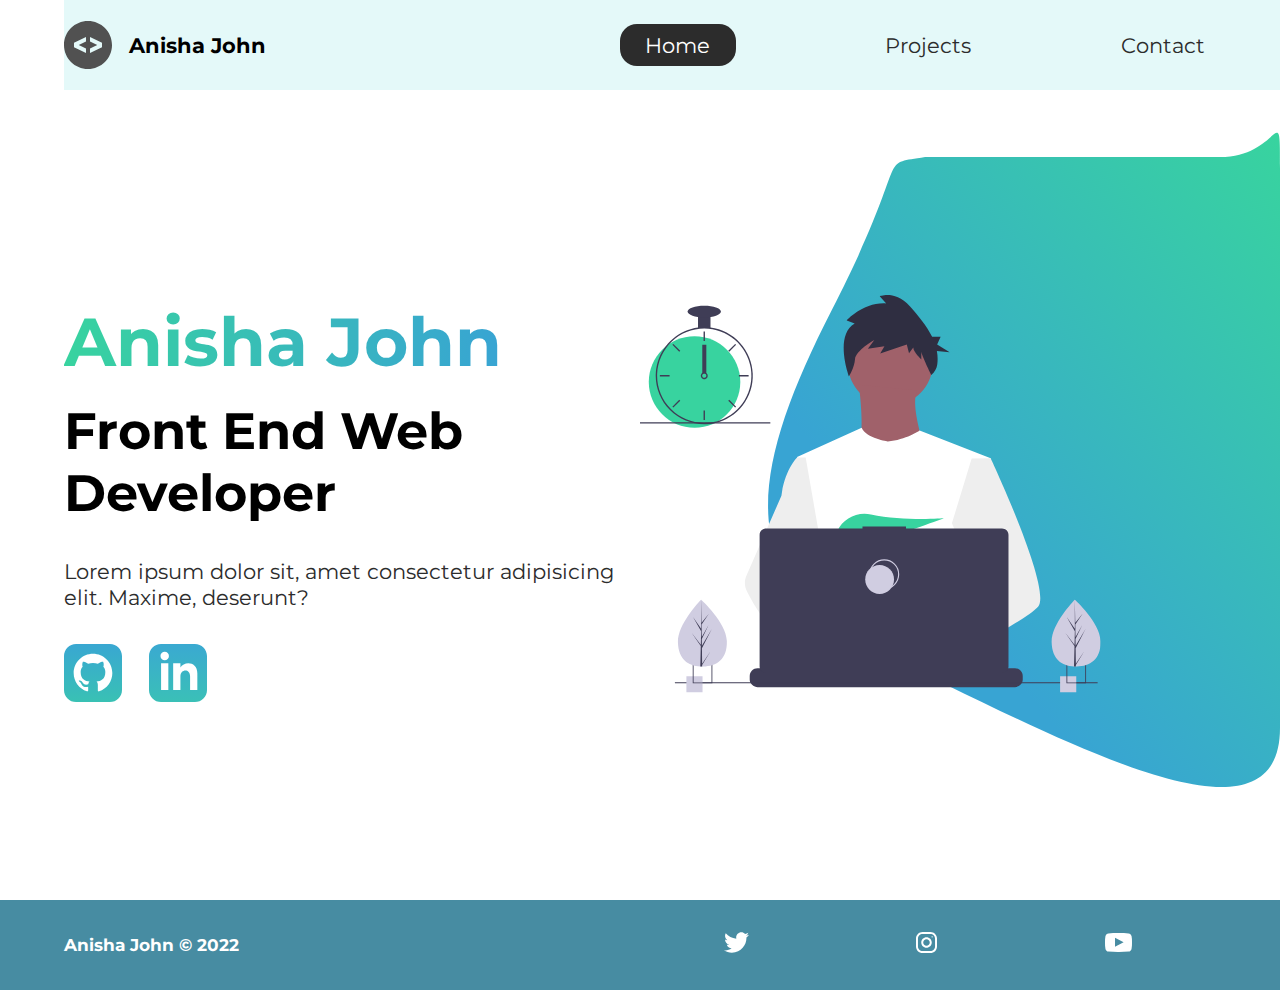
<file: index.html>
<!DOCTYPE html>
<html lang="en">
    <head>
        <meta charset="UTF-8">
        <meta http-equiv="X-UA-Compatible" content="IE=edge">
        <meta name="viewport" content="width=device-width, initial-scale=1.0">
        <meta name="description" content="Anisha John is a front-end web developer who specializes in HTML & CSS." />
       <meta name="robots" content="index, follow" />
       <link href="https://fonts.googleapis.com/css2?family=Montserrat:wght@400;500&display=swap" rel="stylesheet">
       <link rel="stylesheet" href="./styles/style.css" />
        <title>Anisha John | Web Developer</title>
    </head>
<body>
   <header class="main-head">
    <nav>
       <div class="logo">
        <img src="icons/code.svg" alt="logo">
        <h1>Anisha John </h1>
       </div>
       <ul>
        <li><a class="active" href="/">Home</a></li>
        <li><a href="./projects/">Projects</a></li>
        <li><a href="./contact">Contact</a></li>
       </ul>
    </nav>
   </header>
<section class="intro">
    <div class="intro-text">
        <h2>Anisha John</h2>
        <h3>Front End Web <br/>Developer</h3>
        <p>Lorem ipsum dolor sit, amet consectetur adipisicing elit. Maxime, deserunt?</p>
   <div class="intro-social">
<a href="#"><img src="/icons/github.svg" alt="Github social link"></a>   
<a href="#"><img src="/icons/linked-in.svg" alt="Linked-in social link"></a>   
</div>
    </div>
    <div class="intro-images">
        <svg
        width="799"
        height="690"
        viewBox="0 0 799 690"
        fill="none"
        xmlns="http://www.w3.org/2000/svg"
      >
        <g id="undraw_dev_productivity_umsq (1) 1" clip-path="url(#clip0)">
          <path
            id="Vector"
            d="M516.92 624.636C516.92 624.636 512.16 626.266 504.42 628.576C487.31 633.706 455.65 642.216 428.82 643.916C405.72 645.396 386.2 641.836 382.63 626.766C381.1 620.286 383.27 614.956 388 610.576C402.12 597.486 439 592.796 468.25 591.186C476.51 590.736 484.15 590.526 490.51 590.446C501.31 590.306 508.39 590.526 508.39 590.526L508.56 591.186L516.92 624.636Z"
            fill="#A0616A"
          />
          <path
            id="Vector_2"
            d="M436.99 672.586C418.61 695.346 342.73 647.666 316.19 629.886C310.41 626.016 306.97 623.566 306.97 623.566L331.25 591.186L338.94 580.936C338.94 580.936 345.82 584.586 355.99 590.526C356.36 590.746 356.73 590.966 357.11 591.186C365.88 596.336 376.89 603.066 388 610.576C403.33 620.946 418.83 632.776 428.82 643.916C438.59 654.806 443.08 665.036 436.99 672.586Z"
            fill="#A0616A"
          />
          <g id="me">
            <path
              id="Vector_3"
              d="M434.672 191.952C475.283 191.607 507.926 158.406 507.582 117.795C507.237 77.1832 474.036 44.5403 433.425 44.8847C392.813 45.2291 360.17 78.4303 360.515 119.042C360.859 159.653 394.06 192.296 434.672 191.952Z"
              fill="#A0616A"
            />
            <path
              id="Vector_4"
              d="M379.477 155.65C379.477 155.65 394.216 259.972 373.002 271.875C351.787 283.779 499.929 283.588 499.929 283.588C499.929 283.588 466.124 193.284 480.809 165.449L379.477 155.65Z"
              fill="#A0616A"
            />
            <path
              id="Vector_5"
              d="M608.101 283.199L596.257 339.402L571.214 458.308L570.49 464.815L562.138 540.138L556.582 590.177L552.857 623.79C528.584 636.526 510.988 645.326 510.988 645.326C510.988 645.326 509.404 637.719 506.871 627.99C489.805 633.265 458.218 642.043 431.404 643.97C441.266 654.777 445.842 664.969 439.817 672.57C421.63 695.485 345.349 648.45 318.659 630.896C318.077 635.158 317.879 639.464 318.068 643.762L297.626 628.314L299.331 592.359L302.206 531.522L305.819 455.229C304.448 451.975 303.294 448.634 302.364 445.228C295.956 423.161 288.032 379.057 281.928 342.067C277.016 312.298 273.302 287.138 272.517 281.785C272.411 281.086 272.358 280.726 272.358 280.726L384.363 230.094C392.509 248.556 429.865 253.809 429.865 253.809C460.756 251.417 484.847 234.913 484.847 234.913L608.101 283.199Z"
              fill="white"
            />
            <path
              id="Vector_6"
              d="M372.285 49.3811L358.49 43.9934C358.49 43.9934 386.969 12.1 426.99 14.513L415.635 2.22366C415.635 2.22366 443.04 -9.01799 468.283 19.6674C481.553 34.7467 496.908 52.4737 506.557 72.5077L521.281 72.3829L515.251 85.9663L536.874 99.3152L514.777 97.0719C516.155 104.471 516.421 112.034 515.566 119.511C514.683 126.991 510.928 133.835 505.094 138.598V138.598C505.094 138.598 487.743 103.449 487.696 97.9443L487.813 111.705C487.813 111.705 473.959 99.4371 473.889 91.1807L466.471 100.877L462.593 85.7717L416.475 101.301L423.87 88.8526L395.157 93.2246L406.278 77.9923C406.278 77.9923 373.932 96.1568 372.811 111.304C371.689 126.452 362.299 140.875 362.299 140.875C362.299 140.875 336.213 70.3294 372.285 49.3811Z"
              fill="#2F2E41"
            />
            <path
              id="Vector_7"
              d="M690.215 540.422C682.794 548.605 664.338 560.992 641.951 574.422C633.623 579.413 624.757 584.559 615.71 589.676C594.122 601.889 571.514 614.001 552.857 623.79C528.584 636.526 510.988 645.326 510.988 645.326C510.988 645.326 509.403 637.719 506.871 627.99C503.48 614.968 498.397 598.141 493.184 590.715C493.002 590.456 492.82 590.218 492.638 589.979C491.121 588.022 489.601 586.885 488.112 586.897L562.138 540.138L594.127 519.926L570.489 464.814L540.842 395.683L557.908 339.727L575.062 283.479L608.101 283.199C608.101 283.199 619.243 306.985 633.514 340.166C635.647 345.128 637.851 350.299 640.096 355.64C669.469 425.394 706.176 522.836 690.215 540.422Z"
              fill="#EEEEEE"
            />
            <path
              id="Vector_8"
              d="M358.123 591.2C355.41 591.212 352.702 591.456 350.029 591.928C327.074 596.073 320.47 616.94 318.659 630.896C318.077 635.158 317.879 639.464 318.068 643.761L297.626 628.314L290.178 622.687C272.316 616.628 256.353 605.733 242.483 592.84C230.449 581.456 219.634 568.849 210.213 555.223C200.831 541.793 192.448 527.692 185.134 513.034C183.094 508.943 181.977 504.454 181.864 499.884C181.751 495.314 182.644 490.775 184.48 486.588L209.154 430.327L245.218 348.098C245.471 346.146 245.752 344.237 246.059 342.371C252.995 300.511 272.367 281.786 272.367 281.786L287.286 281.659L297.778 341.932L310.813 416.815L302.364 445.227L282.839 510.845L302.205 531.522L358.123 591.2Z"
              fill="#EEEEEE"
            />
          </g>
          <path
            id="Vector_9"
            d="M372.877 415.806L385.631 430.686C390.37 429.783 395.319 428.721 400.416 427.529L396.752 415.806L405.71 426.256C459.707 412.975 526.637 387.155 526.637 387.155C526.637 387.155 454.379 392.453 400.428 380.666C376.558 375.451 351.998 387.284 342.202 409.668C336.508 422.679 337.403 433.951 357.596 433.951C364.419 433.835 371.223 433.195 377.949 432.037L372.877 415.806Z"
            fill="#38D39F"
          />
          <path
            id="Vector_10"
            d="M663.65 660.386V666.456C663.654 668.122 663.345 669.774 662.74 671.326C662.472 672.018 662.147 672.687 661.77 673.326C660.578 675.326 658.887 676.983 656.862 678.133C654.838 679.283 652.549 679.887 650.22 679.886H203.67C201.342 679.887 199.053 679.283 197.028 678.133C195.003 676.983 193.312 675.326 192.12 673.326C191.743 672.687 191.419 672.018 191.15 671.326C190.546 669.774 190.237 668.122 190.24 666.456V660.386C190.24 658.622 190.587 656.876 191.262 655.246C191.936 653.616 192.926 652.136 194.173 650.888C195.42 649.641 196.901 648.652 198.53 647.977C200.16 647.302 201.906 646.955 203.67 646.956H229.41V644.126C229.41 644.052 229.425 643.979 229.453 643.911C229.481 643.843 229.522 643.782 229.574 643.73C229.626 643.678 229.688 643.636 229.756 643.608C229.824 643.58 229.897 643.566 229.97 643.566H243.4C243.474 643.566 243.547 643.58 243.615 643.608C243.683 643.636 243.745 643.678 243.797 643.73C243.849 643.782 243.89 643.843 243.918 643.911C243.946 643.979 243.96 644.052 243.96 644.126V646.956H252.35V644.126C252.35 644.052 252.365 643.979 252.393 643.911C252.421 643.843 252.462 643.782 252.514 643.73C252.566 643.678 252.628 643.636 252.696 643.608C252.764 643.58 252.837 643.566 252.91 643.566H266.34C266.414 643.566 266.487 643.58 266.555 643.608C266.623 643.636 266.684 643.678 266.736 643.73C266.789 643.782 266.83 643.843 266.858 643.911C266.886 643.979 266.9 644.052 266.9 644.126V646.956H275.3V644.126C275.3 644.052 275.315 643.979 275.343 643.911C275.371 643.843 275.412 643.782 275.464 643.73C275.516 643.678 275.578 643.636 275.646 643.608C275.714 643.58 275.787 643.566 275.86 643.566H289.29C289.364 643.566 289.437 643.58 289.505 643.608C289.573 643.636 289.634 643.678 289.686 643.73C289.739 643.782 289.78 643.843 289.808 643.911C289.836 643.979 289.85 644.052 289.85 644.126V646.956H298.24V644.126C298.24 644.052 298.255 643.979 298.283 643.911C298.311 643.843 298.352 643.782 298.404 643.73C298.456 643.678 298.518 643.636 298.586 643.608C298.654 643.58 298.727 643.566 298.8 643.566H312.23C312.304 643.566 312.377 643.58 312.445 643.608C312.513 643.636 312.574 643.678 312.626 643.73C312.678 643.782 312.72 643.843 312.748 643.911C312.776 643.979 312.79 644.052 312.79 644.126V646.956H321.18V644.126C321.18 644.052 321.194 643.979 321.223 643.911C321.251 643.843 321.292 643.782 321.344 643.73C321.396 643.678 321.458 643.636 321.526 643.608C321.594 643.58 321.667 643.566 321.74 643.566H335.17C335.244 643.566 335.317 643.58 335.385 643.608C335.453 643.636 335.514 643.678 335.566 643.73C335.618 643.782 335.66 643.843 335.688 643.911C335.716 643.979 335.73 644.052 335.73 644.126V646.956H344.13V644.126C344.13 644.052 344.145 643.979 344.173 643.911C344.201 643.843 344.242 643.782 344.294 643.73C344.346 643.678 344.408 643.636 344.476 643.608C344.544 643.58 344.617 643.566 344.69 643.566H358.12C358.194 643.566 358.267 643.58 358.335 643.608C358.403 643.636 358.464 643.678 358.516 643.73C358.569 643.782 358.61 643.843 358.638 643.911C358.666 643.979 358.68 644.052 358.68 644.126V646.956H367.07V644.126C367.07 644.052 367.085 643.979 367.113 643.911C367.141 643.843 367.182 643.782 367.234 643.73C367.286 643.678 367.348 643.636 367.416 643.608C367.484 643.58 367.557 643.566 367.63 643.566H472.83C472.904 643.566 472.977 643.58 473.045 643.608C473.113 643.636 473.174 643.678 473.227 643.73C473.279 643.782 473.32 643.843 473.348 643.911C473.376 643.979 473.39 644.052 473.39 644.126V646.956H481.79V644.126C481.79 644.052 481.804 643.979 481.833 643.911C481.861 643.843 481.902 643.782 481.954 643.73C482.006 643.678 482.068 643.636 482.136 643.608C482.204 643.58 482.277 643.566 482.35 643.566H495.78C495.928 643.567 496.07 643.627 496.175 643.732C496.279 643.836 496.339 643.978 496.34 644.126V646.956H504.73V644.126C504.73 644.052 504.745 643.979 504.773 643.911C504.801 643.843 504.842 643.782 504.894 643.73C504.946 643.678 505.008 643.636 505.076 643.608C505.144 643.58 505.217 643.566 505.29 643.566H518.72C518.794 643.566 518.867 643.58 518.935 643.608C519.003 643.636 519.065 643.678 519.117 643.73C519.169 643.782 519.21 643.843 519.238 643.911C519.266 643.979 519.28 644.052 519.28 644.126V646.956H527.67V644.126C527.67 644.052 527.685 643.979 527.713 643.911C527.741 643.843 527.782 643.782 527.834 643.73C527.886 643.678 527.948 643.636 528.016 643.608C528.084 643.58 528.157 643.566 528.23 643.566H541.66C541.734 643.566 541.807 643.58 541.875 643.608C541.943 643.636 542.005 643.678 542.057 643.73C542.109 643.782 542.15 643.843 542.178 643.911C542.206 643.979 542.22 644.052 542.22 644.126V646.956H550.62V644.126C550.62 644.052 550.635 643.979 550.663 643.911C550.691 643.843 550.732 643.782 550.784 643.73C550.836 643.678 550.898 643.636 550.966 643.608C551.034 643.58 551.107 643.566 551.18 643.566H564.61C564.757 643.568 564.898 643.628 565.001 643.733C565.104 643.837 565.161 643.979 565.16 644.126V646.956H573.56V644.126C573.56 644.052 573.575 643.979 573.603 643.911C573.631 643.843 573.672 643.782 573.724 643.73C573.776 643.678 573.838 643.636 573.906 643.608C573.974 643.58 574.047 643.566 574.12 643.566H587.55C587.624 643.566 587.697 643.58 587.765 643.608C587.833 643.636 587.895 643.678 587.947 643.73C587.999 643.782 588.04 643.843 588.068 643.911C588.096 643.979 588.11 644.052 588.11 644.126V646.956H596.5V644.126C596.5 644.052 596.515 643.979 596.543 643.911C596.571 643.843 596.612 643.782 596.664 643.73C596.716 643.678 596.778 643.636 596.846 643.608C596.914 643.58 596.987 643.566 597.06 643.566H610.49C610.564 643.566 610.637 643.58 610.705 643.608C610.773 643.636 610.835 643.678 610.887 643.73C610.939 643.782 610.98 643.843 611.008 643.911C611.036 643.979 611.05 644.052 611.05 644.126V646.956H650.22C651.984 646.955 653.731 647.302 655.36 647.977C656.99 648.652 658.471 649.641 659.718 650.888C660.965 652.136 661.954 653.616 662.629 655.246C663.304 656.876 663.651 658.622 663.65 660.386Z"
            fill="#3F3D56"
          />
          <path
            id="Vector_11"
            d="M793.5 671.326H60.5V673.326H793.5V671.326Z"
            fill="#3F3D56"
          />
          <path
            id="Vector_12"
            d="M627.694 404.757H461.251V401.326H385.78V404.757H218.651C215.665 404.757 212.801 405.943 210.69 408.054C208.578 410.166 207.392 413.029 207.392 416.015V643.927C207.392 646.913 208.578 649.776 210.69 651.888C212.801 653.999 215.665 655.185 218.651 655.185H627.694C630.68 655.185 633.544 653.999 635.655 651.888C637.767 649.776 638.953 646.913 638.953 643.927V416.015C638.953 414.537 638.662 413.073 638.096 411.707C637.53 410.341 636.701 409.1 635.655 408.054C634.61 407.009 633.369 406.18 632.003 405.614C630.637 405.048 629.173 404.757 627.694 404.757Z"
            fill="#3F3D56"
          />
          <path
            id="Vector_13"
            d="M423.5 509.326C437.307 509.326 448.5 498.133 448.5 484.326C448.5 470.519 437.307 459.326 423.5 459.326C409.693 459.326 398.5 470.519 398.5 484.326C398.5 498.133 409.693 509.326 423.5 509.326Z"
            stroke="#D0CDE1"
            stroke-width="2"
            stroke-miterlimit="10"
          />
          <path
            id="Vector_14"
            d="M415.5 518.326C429.307 518.326 440.5 507.133 440.5 493.326C440.5 479.519 429.307 468.326 415.5 468.326C401.693 468.326 390.5 479.519 390.5 493.326C390.5 507.133 401.693 518.326 415.5 518.326Z"
            fill="#D0CDE1"
          />
          <path
            id="Vector_15"
            d="M108.446 661.223H80.4463V689.223H108.446V661.223Z"
            fill="#D0CDE1"
          />
          <path
            id="Vector_16"
            d="M91.4502 639.223V673.223H125.45V639.223H91.4502ZM123.97 671.743H92.9202V640.703H123.97V671.743Z"
            fill="#3F3D56"
          />
          <path
            id="Vector_17"
            d="M756.446 661.223H728.446V689.223H756.446V661.223Z"
            fill="#D0CDE1"
          />
          <path
            id="Vector_18"
            d="M739.45 639.223V673.223H773.45V639.223H739.45ZM771.97 671.743H740.92V640.703H771.97V671.743Z"
            fill="#3F3D56"
          />
          <path
            id="Vector_19"
            d="M94.5802 230.113C138.399 230.113 173.921 194.592 173.921 150.773C173.921 106.955 138.399 71.4326 94.5802 71.4326C50.7617 71.4326 15.2397 106.955 15.2397 150.773C15.2397 194.592 50.7617 230.113 94.5802 230.113Z"
            fill="#38D39F"
          />
          <path
            id="Vector_20"
            d="M122.229 56.4899C115.045 55.5763 107.774 55.5763 100.59 56.4899C84.586 58.5913 69.5203 65.2398 57.181 75.6465C44.8417 86.0532 35.7467 99.7813 30.9754 115.202C28.8053 122.229 27.5764 129.514 27.3208 136.864C27.2848 137.886 27.2607 138.92 27.2607 139.954C27.283 162.264 36.1559 183.655 51.932 199.431C67.7082 215.207 89.0989 224.08 111.41 224.103C113.201 224.103 114.992 224.042 116.759 223.934C120.907 223.674 125.03 223.103 129.093 222.227C148.495 218.055 165.798 207.161 177.947 191.468C190.095 175.776 196.308 156.295 195.487 136.467C194.665 116.638 186.863 97.738 173.459 83.1039C160.054 68.4698 141.909 59.0435 122.229 56.4899H122.229ZM137.748 217.347H137.736C130.959 219.659 123.905 221.062 116.759 221.518C114.992 221.638 113.201 221.698 111.41 221.698C89.7377 221.672 68.961 213.051 53.6367 197.727C38.3123 182.402 29.6914 161.626 29.6649 139.954C29.6649 138.92 29.689 137.886 29.725 136.864C30.5514 115.744 39.5156 95.7617 54.7411 81.1008C69.9666 66.44 90.273 58.237 111.41 58.2089C130.776 58.21 149.513 65.0865 164.283 77.6131C179.052 90.1398 188.895 107.503 192.057 126.61C195.219 145.716 191.496 165.325 181.55 181.942C171.604 198.559 156.081 211.106 137.748 217.347H137.748Z"
            fill="#3F3D56"
          />
          <path
            id="Vector_21"
            d="M112.612 63.0176H110.208V79.8474H112.612V63.0176Z"
            fill="#3F3D56"
          />
          <path
            id="Vector_22"
            d="M57.8578 84.7018L56.1577 86.4019L68.0582 98.3023L69.7582 96.6022L57.8578 84.7018Z"
            fill="#3F3D56"
          />
          <path
            id="Vector_23"
            d="M34.4736 138.751V141.156H51.3034V138.751H34.4736Z"
            fill="#3F3D56"
          />
          <path
            id="Vector_24"
            d="M56.1578 193.506L57.8579 195.206L69.7584 183.306L68.0583 181.606L56.1578 193.506Z"
            fill="#3F3D56"
          />
          <path
            id="Vector_25"
            d="M153.062 96.6022L154.762 98.3022L166.662 86.4018L164.962 84.7017L153.062 96.6022Z"
            fill="#3F3D56"
          />
          <path
            id="Vector_26"
            d="M171.516 138.751V141.156H188.346V138.751H171.516Z"
            fill="#3F3D56"
          />
          <path
            id="Vector_27"
            d="M154.762 181.605L153.062 183.305L164.962 195.206L166.662 193.506L154.762 181.605Z"
            fill="#3F3D56"
          />
          <path
            id="Vector_28"
            d="M112.612 200.06H110.208V216.89H112.612V200.06Z"
            fill="#3F3D56"
          />
          <path
            id="Vector_29"
            d="M115.016 135.145C113.976 134.365 112.711 133.943 111.41 133.943C110.11 133.943 108.844 134.365 107.804 135.145C107.091 135.686 106.505 136.375 106.085 137.165C105.552 138.181 105.322 139.329 105.421 140.473C105.52 141.616 105.944 142.707 106.644 143.617C107.343 144.527 108.288 145.218 109.368 145.608C110.447 145.997 111.616 146.07 112.735 145.817C113.855 145.564 114.878 144.996 115.685 144.179C116.492 143.363 117.048 142.333 117.288 141.21C117.528 140.088 117.441 138.92 117.039 137.846C116.636 136.771 115.935 135.834 115.017 135.145H115.016ZM111.41 143.56C110.454 143.557 109.539 143.176 108.863 142.501C108.187 141.825 107.807 140.909 107.804 139.954C107.808 139.224 108.03 138.513 108.441 137.91C108.793 137.4 109.271 136.989 109.828 136.718C110.386 136.446 111.004 136.323 111.623 136.361C112.241 136.398 112.84 136.594 113.361 136.931C113.881 137.267 114.307 137.732 114.595 138.281C114.883 138.83 115.025 139.444 115.007 140.063C114.989 140.683 114.811 141.287 114.491 141.818C114.17 142.349 113.719 142.788 113.179 143.093C112.639 143.398 112.03 143.559 111.41 143.56V143.56Z"
            fill="#3F3D56"
          />
          <path
            id="Vector_30"
            d="M122.229 35.3687H100.591V57.007H122.229V35.3687Z"
            fill="#3F3D56"
          />
          <path
            id="Vector_31"
            d="M111.41 38.9748C127.344 38.9748 140.261 34.4 140.261 28.7567C140.261 23.1134 127.344 18.5386 111.41 18.5386C95.4757 18.5386 82.5586 23.1134 82.5586 28.7567C82.5586 34.4 95.4757 38.9748 111.41 38.9748Z"
            fill="#3F3D56"
          />
          <path id="clock-arrow" d="M115 86H108V135H115V86Z" fill="#3F3D56" />
          <path
            id="Vector_32"
            d="M226 220.44H0V222.844H226V220.44Z"
            fill="#3F3D56"
          />
          <g id="plant-left">
            <path
              id="Vector_33"
              d="M150.594 599.754C151.527 631.704 132.858 643.413 109.43 644.097C108.886 644.113 108.344 644.123 107.805 644.126C106.719 644.135 105.643 644.117 104.577 644.072C83.3891 643.193 66.6172 631.945 65.7495 602.232C64.8515 571.482 103.018 531.529 105.882 528.574L105.887 528.571C105.996 528.458 106.052 528.402 106.052 528.402C106.052 528.402 149.661 567.807 150.594 599.754Z"
              fill="#D0CDE1"
            />
            <path
              id="Vector_34"
              d="M107.744 639.255L122.626 617.124L107.774 641.636L107.805 644.126C106.719 644.135 105.643 644.117 104.577 644.072L105.315 612.06L105.295 611.813L105.322 611.766L105.393 608.741L89.0952 585.078L105.374 606.477L105.432 607.116L105.989 582.93L91.9122 558.397L106.029 578.681L105.882 528.574L105.882 528.407L105.887 528.571L106.821 568.062L119.651 552.021L106.863 571.464L107.143 593.098L118.949 571.984L107.187 596.279L107.343 608.308L124.512 578.897L107.395 612.505L107.744 639.255Z"
              fill="#3F3D56"
            />
          </g>
          <g id="plant-right">
            <path
              id="Vector_35"
              d="M798.594 599.754C799.527 631.704 780.858 643.413 757.43 644.097C756.886 644.113 756.344 644.123 755.805 644.126C754.719 644.135 753.643 644.117 752.577 644.072C731.389 643.193 714.617 631.945 713.749 602.232C712.851 571.482 751.018 531.529 753.882 528.574L753.887 528.571C753.996 528.458 754.052 528.402 754.052 528.402C754.052 528.402 797.661 567.807 798.594 599.754Z"
              fill="#D0CDE1"
            />
            <path
              id="Vector_36"
              d="M755.744 639.255L770.626 617.124L755.774 641.636L755.805 644.126C754.719 644.135 753.643 644.117 752.577 644.072L753.315 612.06L753.295 611.813L753.323 611.766L753.393 608.741L737.095 585.078L753.374 606.477L753.432 607.116L753.989 582.93L739.912 558.397L754.029 578.681L753.882 528.574L753.882 528.407L753.887 528.571L754.821 568.062L767.651 552.021L754.864 571.464L755.143 593.098L766.949 571.984L755.187 596.279L755.343 608.308L772.512 578.897L755.395 612.505L755.744 639.255Z"
              fill="#3F3D56"
            />
          </g>
        </g>
        <defs>
          <clipPath id="clip0">
            <rect width="798.627" height="689.223" fill="white" />
          </clipPath>
        </defs>
      </svg>
      <img class="splash" src="/img/splash.svg" alt="" />
    </div>
</section>

<footer>
  <h4>Anisha John &copy; 2022</h4>
  <ul>
      <li><a href="#"><img src="/icons/twitter 1.svg" alt="twitter-social"></a></li>
      <li><a href="#"><img src="/icons/instagram 1.svg" alt="instagram-social"></a></li>
      <li><a href="#"><img src="/icons/youtube-symbol 1.svg" alt="youtube-social
          "></a></li>
  </ul>
</footer>
</body>
</html>
</file>
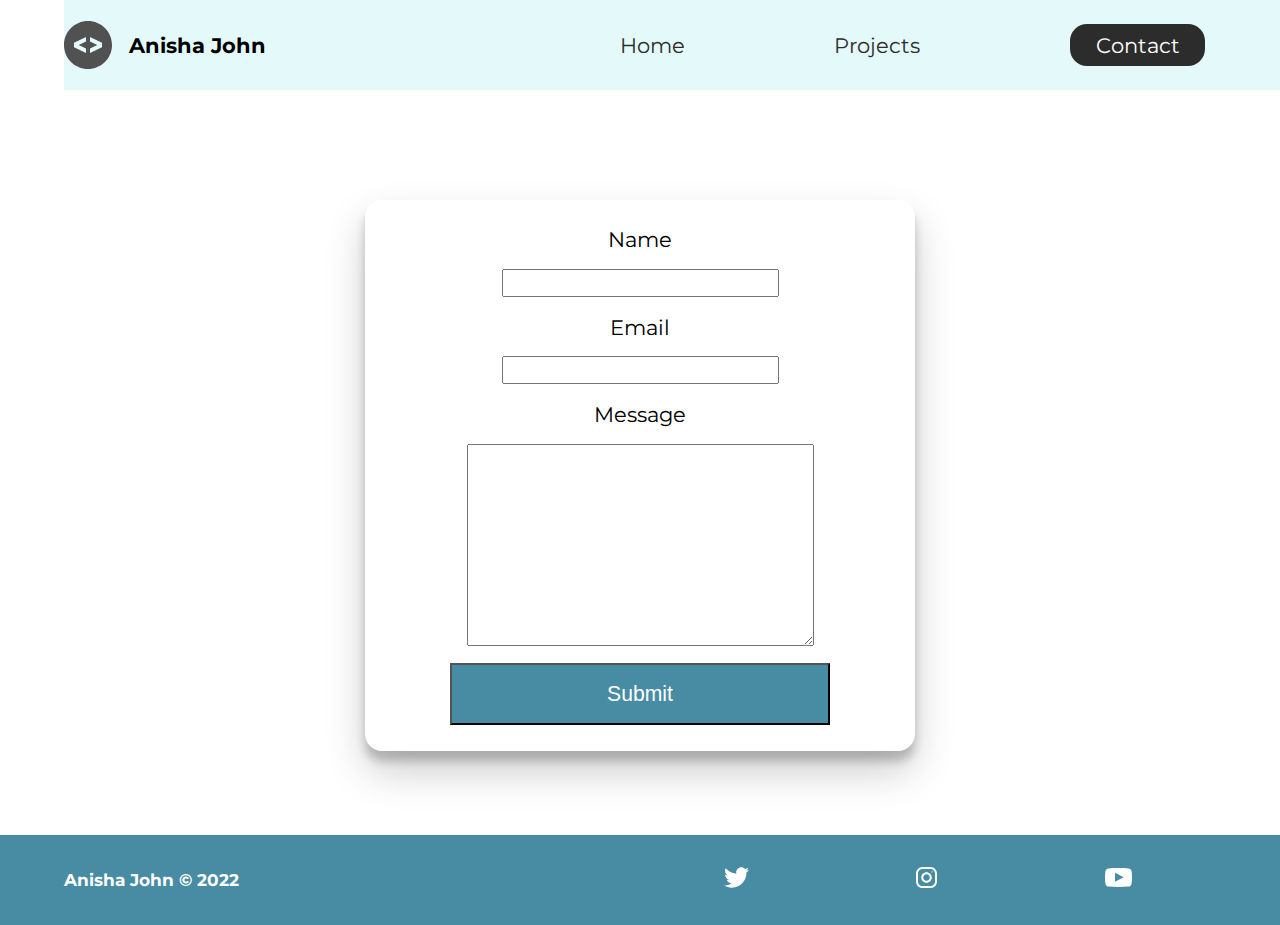
<file: contact/index.html>
<!DOCTYPE html>
<html lang="en">
    <head>
        <meta charset="UTF-8">
        <meta http-equiv="X-UA-Compatible" content="IE=edge">
        <meta name="viewport" content="width=device-width, initial-scale=1.0">
        <meta name="description" content="Anisha John is a front-end web developer who specializes in HTML & CSS." />
       <meta name="robots" content="index, follow" />
       <link href="https://fonts.googleapis.com/css2?family=Montserrat:wght@400;500&display=swap" rel="stylesheet">
       <link rel="stylesheet" href="../styles/style.css" />
        <title>Anisha John | Web Developer</title>
    </head>
<body>
   <header class="main-head">
    <nav>
       <div class="logo">
        <img src="../icons/code.svg" alt="logo">
        <h1>Anisha John </h1>
       </div>
       <ul>
        <li><a href="../index.html">Home</a></li>
        <li><a href="../projects/">Projects</a></li>
        <li><a class="active" href="./index.html">Contact</a></li>
       </ul>
    </nav>
   </header>
  <section class="form-section">
    <form>
        <label for="name">Name</label>
        <input type="text" name="name" id="name" required>
        <label for="email">Email</label>
        <input type="email" name="email" id="email" required>
        <label for="message">Message</label>
        <textarea name="message" id="message" cols="30" rows="10"></textarea>
        <button type="submit">Submit</button>
    </form>
  </section>
  <footer>
    <h4>Anisha John &copy; 2022</h4>
    <ul>
        <li><a href="#"><img src="/icons/twitter 1.svg" alt="twitter-social"></a></li>
        <li><a href="#"><img src="/icons/instagram 1.svg" alt="instagram-social"></a></li>
        <li><a href="#"><img src="/icons/youtube-symbol 1.svg" alt="youtube-social
            "></a></li>
    </ul>
</footer>
</body>
</html>
</file>
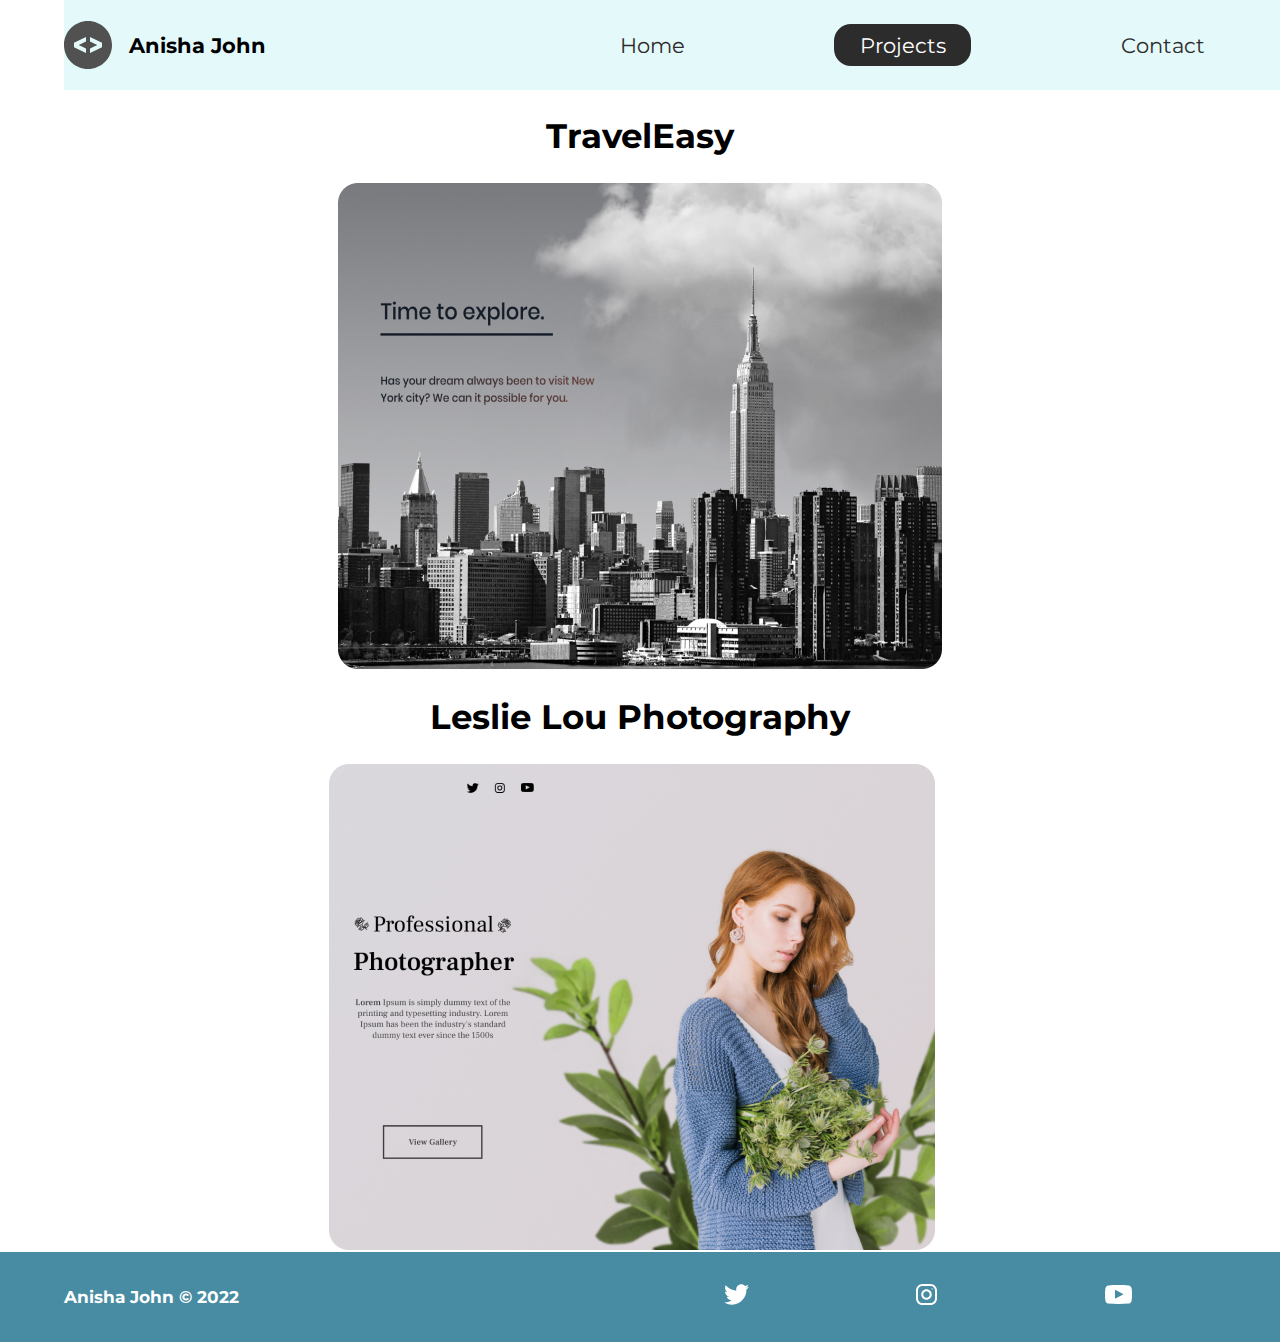
<file: projects/index.html>
<!DOCTYPE html>
<html lang="en">
    <head>
        <meta charset="UTF-8">
        <meta http-equiv="X-UA-Compatible" content="IE=edge">
        <meta name="viewport" content="width=device-width, initial-scale=1.0">
        <meta name="description" content="Anisha John is a front-end web developer who specializes in HTML & CSS." />
       <meta name="robots" content="index, follow" />
       <link href="https://fonts.googleapis.com/css2?family=Montserrat:wght@400;500&display=swap" rel="stylesheet">
       <link rel="stylesheet" href="../styles/style.css" />
        <title>Anisha John | Web Developer</title>
    </head>
<body>
   <header class="main-head">
    <nav>
       <div class="logo">
        <img src="../icons/code.svg" alt="logo">
        <h1>Anisha John </h1>
       </div>
       <ul>
        <li><a href="../index.html">Home</a></li>
        <li><a class="active" href="./index.html">Projects</a></li>
        <li><a href="../contact">Contact</a></li>
       </ul>
    </nav>
   </header>
   <section class="projects">
    <div class="TravelEasy">
        <h2>TravelEasy</h2>
        <img src="../img/travelly.jpg" alt="traveleasy-project">
    </div>
    <div class="LeslieLou">
        <h2>Leslie Lou Photography</h2>
        <img src="../img/elena-joy-edited.jpg" alt="leslielou-project">
    </div>
   </section>
   <footer>
    <h4>Anisha John &copy; 2022</h4>
    <ul>
        <li><a href="#"><img src="/icons/twitter 1.svg" alt="twitter-social"></a></li>
        <li><a href="#"><img src="/icons/instagram 1.svg" alt="instagram-social"></a></li>
        <li><a href="#"><img src="/icons/youtube-symbol 1.svg" alt="youtube-social
            "></a></li>
    </ul>
</footer>
</body>
</html>
</file>
<file: styles/style.css>
/* Global styles */
* {
  margin: 0;
  padding: 0;
  box-sizing: border-box;
}

html {
  font-size: 62.5%;
}

body {
  font-family: "Montserrat", sans-serif;
}

h1 {
  font-size: 2.5rem;
}

li, button, label, input, p, a {
  font-size: 2.5rem;
}

h2 {
  font-size: 4rem;
}

h3 {
  font-size: 2.5rem;
}

h4, h5 {
  font-size: 2rem;
}

ul {
  list-style: none;
}

a {
  text-decoration: none;
  color: #2c2c2c;
}

.main-head {
  width: 95%;
  margin: 0 0 0 auto;
}

nav {
  display: flex;
  justify-content: space-between;
  align-items: center;
  flex-direction: row;
  min-height: 10vh;
  width: 100%;
  flex-wrap: wrap;
  background-color: rgb(228, 249, 249);
}
nav .logo {
  display: flex;
  justify-content: flex-start;
  align-items: center;
  flex-direction: row;
  flex: 1 1 10rem;
}
nav .logo h1 {
  margin: 2rem;
}
nav ul {
  display: flex;
  justify-content: space-around;
  align-items: center;
  flex-direction: row;
  flex: 1 1 40rem;
}

.intro {
  min-height: 90vh;
  width: 90%;
  margin: auto;
  flex-wrap: wrap;
  display: flex;
  justify-content: space-between;
  align-items: center;
  flex-direction: row;
}
.intro h2 {
  font-size: 8rem;
  padding-top: 2rem;
  background: -webkit-linear-gradient(left, #38d39f, #38a4d3);
  -webkit-background-clip: text;
          background-clip: text;
  -webkit-text-fill-color: transparent;
  display: inline-block;
}
.intro h3 {
  font-size: 6rem;
  padding: 2rem 0rem;
}
.intro p {
  padding-top: 2rem;
  color: #2c2c2c;
}

.splash {
  position: absolute;
  top: 0%;
  right: 0%;
  height: 100%;
  z-index: -1;
}

.intro-social {
  margin-top: 4rem;
}
.intro-social a {
  margin-right: 3rem;
}

.active {
  background: #2c2c2c;
  color: white;
  padding: 1rem 3rem;
  border-radius: 2rem;
}

.intro-text, .intro-images {
  flex: 1 1 40rem;
}

#plant-left {
  -webkit-animation: plant 1.5s ease infinite alternate;
          animation: plant 1.5s ease infinite alternate;
}

#plant-right {
  -webkit-animation: plant 1.5s ease infinite alternate 0.8s;
          animation: plant 1.5s ease infinite alternate 0.8s;
}

#me {
  -webkit-animation: me 1.4s ease infinite alternate;
          animation: me 1.4s ease infinite alternate;
  transform-origin: bottom;
}

#clock-arrow {
  -webkit-animation: clock 1.9s infinite linear;
          animation: clock 1.9s infinite linear;
  transform-origin: bottom;
  transform-box: fill-box;
}

@-webkit-keyframes me {
  from {
    transform: rotateZ(-1deg);
  }
  to {
    transform: rotateZ(1deg);
  }
}

@keyframes me {
  from {
    transform: rotateZ(-1deg);
  }
  to {
    transform: rotateZ(1deg);
  }
}
@-webkit-keyframes plant {
  from {
    transform: translateY(0%);
  }
  to {
    transform: translateY(-30%);
  }
}
@keyframes plant {
  from {
    transform: translateY(0%);
  }
  to {
    transform: translateY(-30%);
  }
}
@-webkit-keyframes clock {
  from {
    transform: rotateZ(0deg);
  }
  to {
    transform: rotateZ(360deg);
  }
}
@keyframes clock {
  from {
    transform: rotateZ(0deg);
  }
  to {
    transform: rotateZ(360deg);
  }
}
.projects {
  width: 90%;
  margin: auto;
  min-height: 90vh;
  display: flex;
  justify-content: space-between;
  align-items: center;
  flex-direction: row;
  text-align: center;
  flex-wrap: wrap;
}
.projects h2 {
  margin: 3rem;
}

.TravelEasy, .LeslieLou {
  flex: 1 1 40rem;
}

.form-section {
  min-height: 80vh;
  display: flex;
  justify-content: center;
  align-items: center;
  flex-direction: row;
  margin-top: 3rem;
}
.form-section form {
  padding: 3rem 10rem;
  box-shadow: 0px 10px 10px rgba(0, 0, 0, 0.2), 0px 20px 40px rgba(0, 0, 0, 0.2);
  display: flex;
  justify-content: center;
  align-items: center;
  flex-direction: column;
  border-radius: 2rem;
}
.form-section form input, .form-section form textarea {
  margin: 2rem;
}
.form-section form input:focus, .form-section form textarea:focus {
  outline: 2px solid black;
}
.form-section form textarea {
  font-family: "Montserrat", sans-serif;
  font-size: 2rem;
}
.form-section form button {
  width: 100%;
  padding: 2rem;
  background: #478ca2;
  color: white;
}
.form-section form button:focus {
  background: #75afc2;
}

footer {
  background: #478ca2;
  color: white;
  min-height: 10vh;
  padding: 0% 5%;
  display: flex;
  justify-content: flex-start;
  align-items: center;
  flex-direction: row;
}
footer ul {
  flex: 1 1 40rem;
  display: flex;
  justify-content: space-around;
  align-items: center;
  flex-direction: row;
}
footer h4 {
  flex: 1 1 40rem;
}

@media screen and (max-width: 1332px) {
  html {
    font-size: 53%;
  }
  .splash {
    width: 40%;
  }
  svg {
    width: 80%;
  }
  nav {
    width: 100%;
  }
}
@media screen and (max-width: 753px) {
  .splash {
    display: none;
  }
  html {
    font-size: 45%;
  }
  svg {
    height: 60%;
  }
  .main-head {
    width: 100%;
  }
  nav .logo {
    display: flex;
    justify-content: center;
    align-items: center;
    flex-direction: column;
    flex: 1 1 20rem;
    margin-top: 2rem;
  }
  nav ul {
    flex: 1 1 60rem;
    margin: 2rem 0rem;
  }
  .intro-text {
    margin-top: 5rem;
    text-align: center;
  }
  .intro-images {
    text-align: center;
  }
  .intro-social {
    display: flex;
    justify-content: center;
    align-items: center;
    flex-direction: row;
  }
  .intro-social a {
    margin: 2rem;
  }
  .TravelEasy, .LeslieLou {
    flex: 1 1 50rem;
  }
  .TravelEasy img, .LeslieLou img {
    width: 100%;
    height: 100%;
  }
  form {
    padding: 0rem;
    width: 100%;
  }
}/*# sourceMappingURL=style.css.map */
</file>
